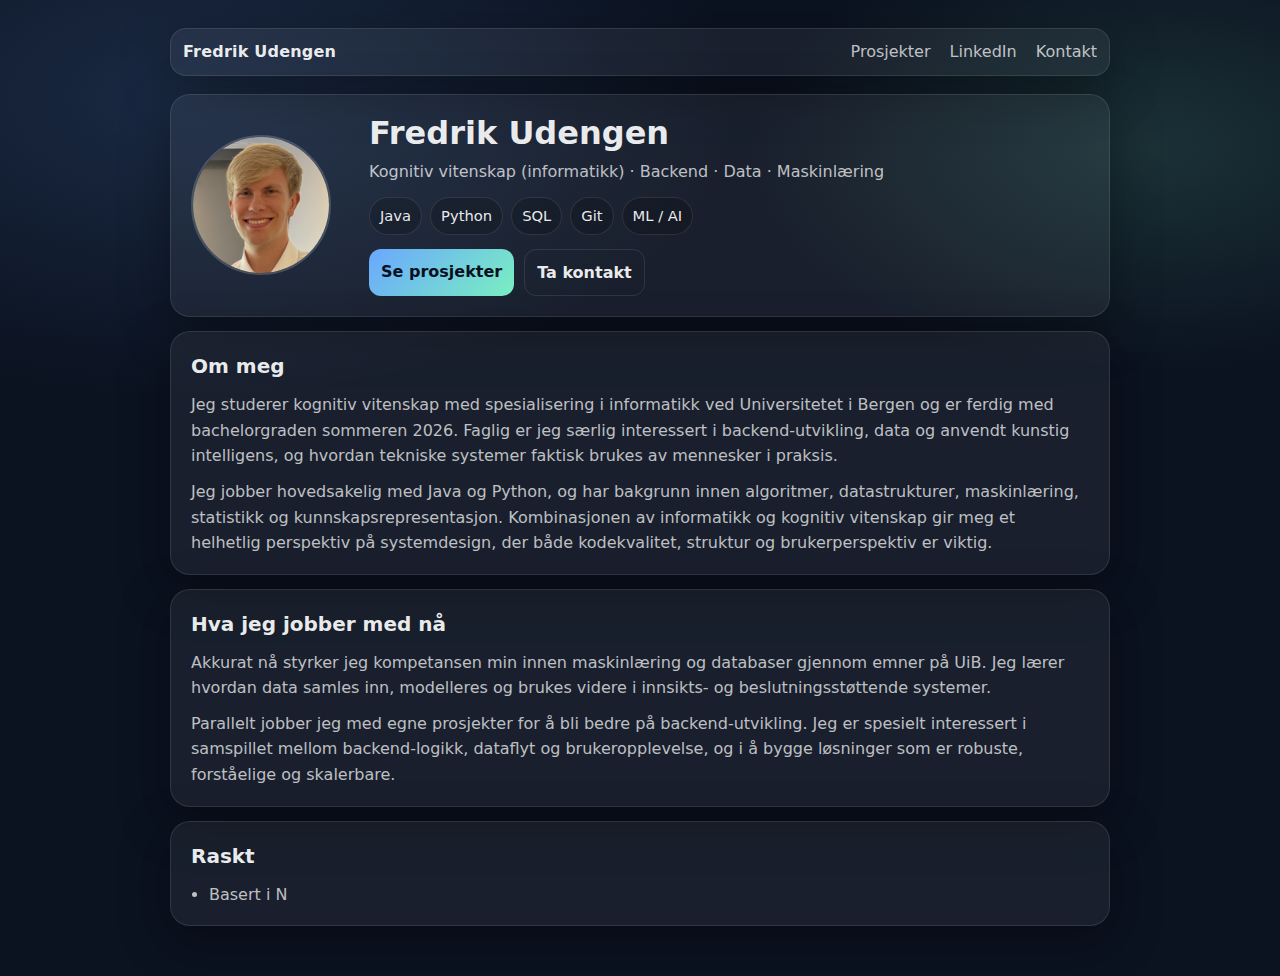
<file: index.html>
<!DOCTYPE html>
<html lang="no">
<head>
  <meta charset="UTF-8" />
  <meta name="viewport" content="width=device-width, initial-scale=1.0" />
  <title>Fredrik Udengen</title>
  <link rel="stylesheet" href="style.css" />
  <meta name="description" content="Fredrik Udengen – kognitiv vitenskap (informatikk), backend, data og maskinlæring." />
</head>
<body>
  <header class="site-header">
    <div class="topbar">
      <a class="brand" href="/">Fredrik Udengen</a>
      <nav class="nav">
        <a href="projects.html">Prosjekter</a>
        <a href="https://www.linkedin.com/in/fredrik-udengen-87272a143/" target="_blank" rel="noopener">LinkedIn</a>
        <a href="mailto:fredrikudengen@proton.me">Kontakt</a>
      </nav>
    </div>

    <section class="hero">
      <img
        class="avatar"
        src="img/fredrik.png"
        alt="Portrett av Fredrik Udengen"
        width="140"
        height="140"
        loading="lazy"
      />

      <div class="hero-text">
        <h1>Fredrik Udengen</h1>
        <p class="subtitle">Kognitiv vitenskap (informatikk) · Backend · Data · Maskinlæring</p>

        <div class="chips" aria-label="Teknologier">
          <span class="chip">Java</span>
          <span class="chip">Python</span>
          <span class="chip">SQL</span>
          <span class="chip">Git</span>
          <span class="chip">ML / AI</span>
        </div>

        <div class="cta">
          <a class="button" href="projects.html">Se prosjekter</a>
          <a class="button ghost" href="mailto:fredrikudengen@proton.me">Ta kontakt</a>
        </div>
      </div>
    </section>
  </header>

  <main class="content">
    <section class="card">
      <h2>Om meg</h2>
      <p>
        Jeg studerer kognitiv vitenskap med spesialisering i informatikk ved Universitetet i Bergen og
        er ferdig med bachelorgraden sommeren 2026. Faglig er jeg særlig interessert i backend-utvikling,
        data og anvendt kunstig intelligens, og hvordan tekniske systemer faktisk brukes av mennesker i praksis.
      </p>
      <p>
        Jeg jobber hovedsakelig med Java og Python, og har bakgrunn innen algoritmer, datastrukturer,
        maskinlæring, statistikk og kunnskapsrepresentasjon. Kombinasjonen av informatikk og kognitiv vitenskap
        gir meg et helhetlig perspektiv på systemdesign, der både kodekvalitet, struktur og brukerperspektiv er viktig.
      </p>
    </section>

    <section class="card">
      <h2>Hva jeg jobber med nå</h2>
      <p>
        Akkurat nå styrker jeg kompetansen min innen maskinlæring og databaser gjennom emner på UiB.
        Jeg lærer hvordan data samles inn, modelleres og brukes videre i innsikts- og beslutningsstøttende systemer.
      </p>
      <p>
        Parallelt jobber jeg med egne prosjekter for å bli bedre på backend-utvikling. Jeg er spesielt interessert i
        samspillet mellom backend-logikk, dataflyt og brukeropplevelse, og i å bygge løsninger som er robuste,
        forståelige og skalerbare.
      </p>
    </section>

    <section class="card">
      <h2>Raskt</h2>
      <ul class="bullets">
        <li>Basert i N
</file>
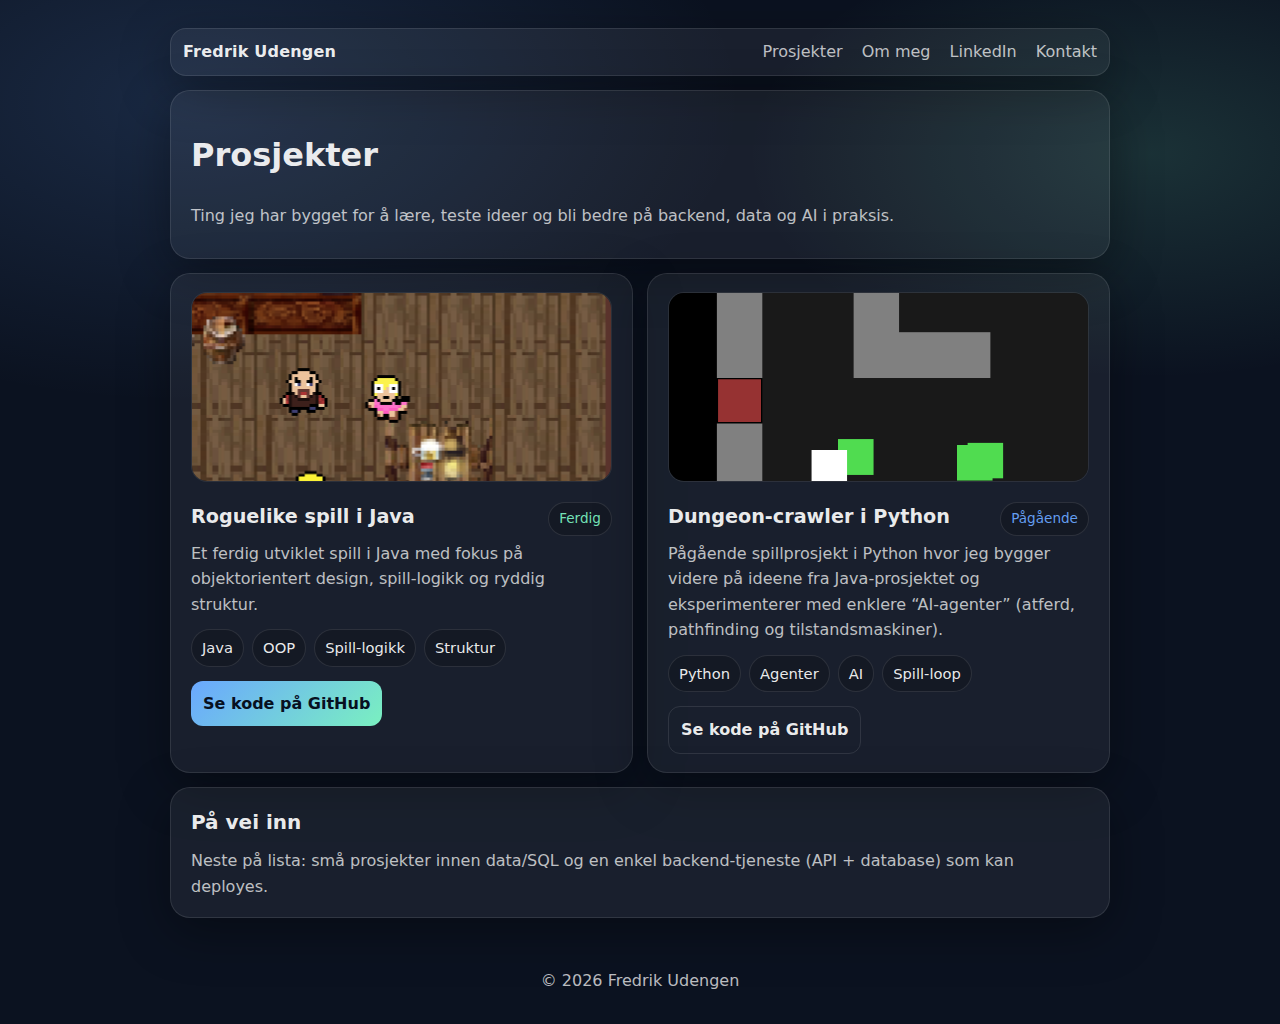
<file: projects.html>
<!DOCTYPE html>
<html lang="no">
<head>
  <meta charset="UTF-8" />
  <meta name="viewport" content="width=device-width, initial-scale=1.0" />
  <title>Prosjekter · Fredrik Udengen</title>
  <link rel="stylesheet" href="style.css" />
  <meta name="description" content="Prosjekter av Fredrik Udengen – Java, Python, backend, data og spill." />
</head>
<body>
  <header class="site-header">
    <div class="topbar">
      <a class="brand" href="index.html">Fredrik Udengen</a>
      <nav class="nav">
        <a href="projects.html">Prosjekter</a>
        <a href="index.html">Om meg</a>
        <a href="https://www.linkedin.com/in/fredrik-udengen-87272a143/" target="_blank" rel="noopener">LinkedIn</a>
        <a href="mailto:fredrikudengen@proton.me">Kontakt</a>
      </nav>
    </div>

    <section class="page-hero">
      <h1>Prosjekter</h1>
      <p class="subtitle">
        Ting jeg har bygget for å lære, teste ideer og bli bedre på backend, data og AI i praksis.
      </p>
    </section>
  </header>

  <main class="content">
    <section class="project-grid">
      <!-- Prosjekt 1 -->
      <article class="project-card">
        <img class="project-thumb" src="img/resten-ringer.png" alt="Skjermbilde fra Resten Ringer" loading="lazy">
        <div class="project-header">
          <h2>Roguelike spill i Java</h2>
          <span class="status done">Ferdig</span>
        </div>

        <p>
          Et ferdig utviklet spill i Java med fokus på objektorientert design, spill-logikk og ryddig struktur.
        </p>

        <div class="chips" aria-label="Teknologier">
          <span class="chip">Java</span>
          <span class="chip">OOP</span>
          <span class="chip">Spill-logikk</span>
          <span class="chip">Struktur</span>
        </div>

        <div class="project-actions">
          <a class="button" href="https://github.com/fredrikudengen/Resten-Ringer" target="_blank" rel="noopener">
            Se kode på GitHub
          </a>
        </div>
      </article>

      <!-- Prosjekt 2 -->
      <article class="project-card">
        <img class="project-thumb" src="img/placeholder.png" alt="Illustrasjon for pågående Python-prosjekt" loading="lazy">
        <div class="project-header">
          <h2>Dungeon-crawler i Python</h2>
          <span class="status wip">Pågående</span>
        </div>

        <p>
          Pågående spillprosjekt i Python hvor jeg bygger videre på ideene fra Java-prosjektet og eksperimenterer
          med enklere “AI-agenter” (atferd, pathfinding og tilstandsmaskiner).
        </p>

        <div class="chips" aria-label="Teknologier">
          <span class="chip">Python</span>
          <span class="chip">Agenter</span>
          <span class="chip">AI</span>
          <span class="chip">Spill-loop</span>
        </div>

        <div class="project-actions">
          <a class="button ghost" href="https://github.com/fredrikudengen/placeholder" target="_blank" rel="noopener">
            Se kode på GitHub
          </a>
        </div>
      </article>
    </section>

    <section class="card">
      <h2>På vei inn</h2>
      <p class="subtitle">
        Neste på lista: små prosjekter innen data/SQL og en enkel backend-tjeneste (API + database) som kan deployes.
      </p>
    </section>
  </main>

  <footer class="footer">
    <p>© <span id="year"></span> Fredrik Udengen</p>
  </footer>

  <script>
    document.getElementById("year").textContent = new Date().getFullYear();
  </script>
</body>
</html>
</file>
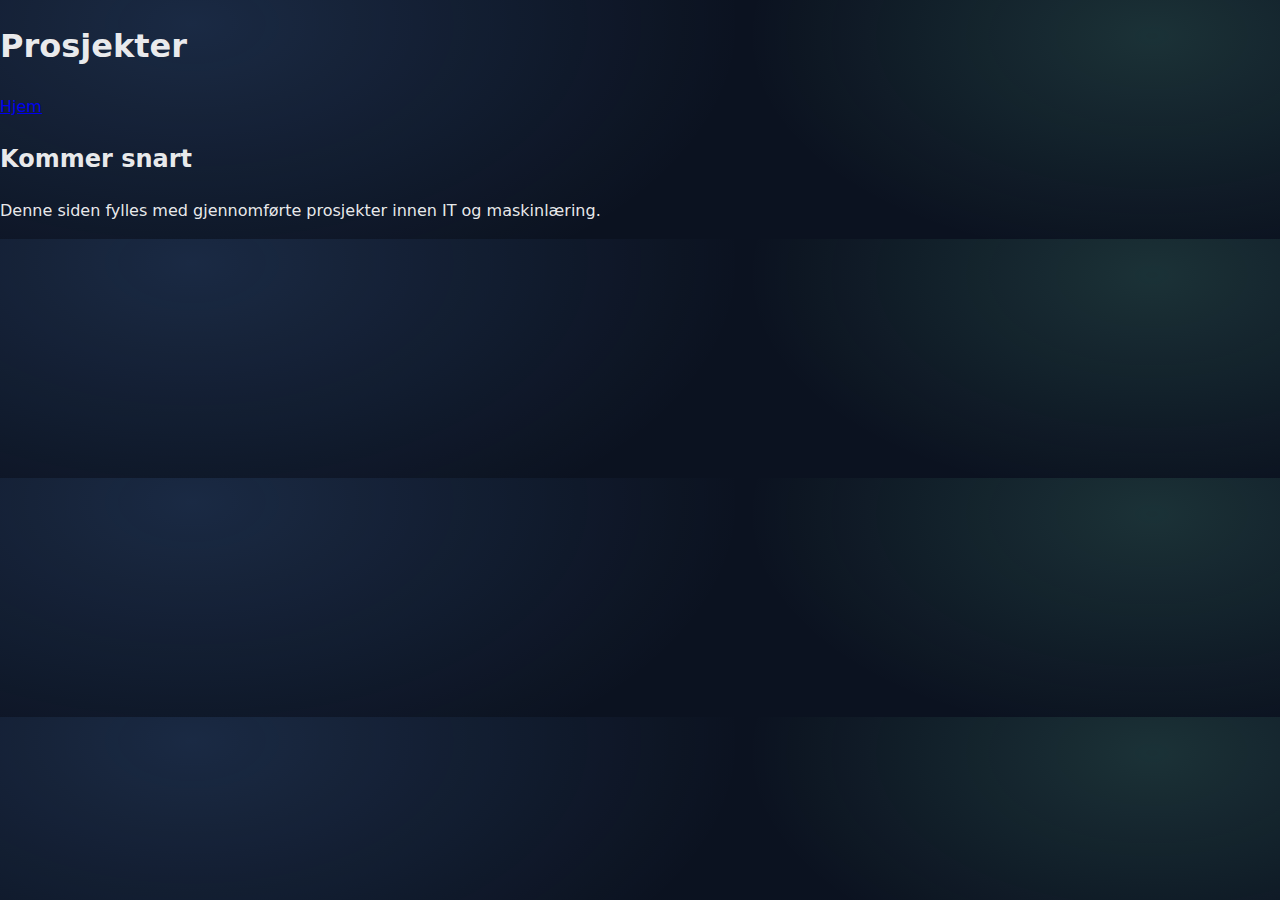
<file: projexts.html>
<!DOCTYPE html>
<html lang="no">
<head>
  <meta charset="UTF-8">
  <meta name="viewport" content="width=device-width, initial-scale=1.0">
  <title>Prosjekter</title>
  <link rel="stylesheet" href="style.css">
</head>
<body>

  <header>
    <h1>Prosjekter</h1>
    <nav>
      <a href="index.html">Hjem</a>
    </nav>
  </header>

  <main>
    <section>
      <h2>Kommer snart</h2>
      <p>
        Denne siden fylles med gjennomførte prosjekter innen IT og maskinlæring.
      </p>
    </section>
  </main>

</body>
</html>
</file>
<file: style.css>
:root {
  --bg: #0b1220;
  --panel: rgba(255, 255, 255, 0.06);
  --text: rgba(255, 255, 255, 0.92);
  --muted: rgba(255, 255, 255, 0.72);
  --line: rgba(255, 255, 255, 0.10);
  --accent: #6aa7ff;
  --accent2: #7af0c0;
  --shadow: 0 14px 50px rgba(0, 0, 0, 0.35);
}

* { box-sizing: border-box; }

body {
  margin: 0;
  font-family: system-ui, -apple-system, BlinkMacSystemFont, sans-serif;
  line-height: 1.6;
  color: var(--text);
  background:
    radial-gradient(1100px 600px at 15% 10%, rgba(106, 167, 255, 0.16), transparent 50%),
    radial-gradient(900px 500px at 90% 15%, rgba(122, 240, 192, 0.14), transparent 45%),
    var(--bg);
}

.site-header {
  max-width: 980px;
  margin: 28px auto 10px;
  padding: 0 20px;
}

.topbar {
  display: flex;
  align-items: center;
  justify-content: space-between;
  gap: 16px;
  padding: 10px 12px;
  border: 1px solid var(--line);
  border-radius: 16px;
  background: var(--panel);
  box-shadow: var(--shadow);
}

.brand {
  color: var(--text);
  text-decoration: none;
  font-weight: 650;
  letter-spacing: 0.2px;
}

.nav a {
  color: var(--muted);
  text-decoration: none;
  margin-left: 14px;
}
.nav a:hover { color: var(--text); }

.hero {
  margin-top: 18px;
  display: grid;
  grid-template-columns: 160px 1fr;
  gap: 18px;
  align-items: center;
  padding: 20px;
  border: 1px solid var(--line);
  border-radius: 20px;
  background: var(--panel);
  box-shadow: var(--shadow);
}

.avatar {
  width: 140px;
  height: 140px;
  border-radius: 999px;
  object-fit: cover;
  border: 2px solid rgba(255,255,255,0.18);
}

.hero-text h1 {
  margin: 0;
  font-size: 2rem;
  line-height: 1.15;
}

.subtitle {
  margin: 8px 0 12px;
  color: var(--muted);
}

.chips {
  display: flex;
  flex-wrap: wrap;
  gap: 8px;
  margin: 12px 0 14px;
}

.chip {
  font-size: 0.92rem;
  padding: 6px 10px;
  border-radius: 999px;
  border: 1px solid var(--line);
  background: rgba(0, 0, 0, 0.18);
  color: var(--text);
}

.cta {
  display: flex;
  gap: 10px;
  flex-wrap: wrap;
}

.button {
  display: inline-block;
  padding: 10px 12px;
  border-radius: 12px;
  text-decoration: none;
  color: #07101f;
  background: linear-gradient(135deg, var(--accent), var(--accent2));
  font-weight: 650;
}

.button.ghost {
  background: transparent;
  color: var(--text);
  border: 1px solid var(--line);
}

.button.ghost:hover {
  border-color: rgba(255,255,255,0.22);
}

.content {
  max-width: 980px;
  margin: 14px auto 50px;
  padding: 0 20px;
  display: grid;
  gap: 14px;
}

.card {
  padding: 18px 20px;
  border: 1px solid var(--line);
  border-radius: 20px;
  background: var(--panel);
  box-shadow: var(--shadow);
}

.card h2 {
  margin: 0 0 10px;
  font-size: 1.25rem;
}

.card p { color: var(--muted); margin: 0 0 10px; }
.card p:last-child { margin-bottom: 0; }

.bullets {
  margin: 0;
  padding-left: 18px;
  color: var(--muted);
}

.footer {
  max-width: 980px;
  margin: 0 auto 30px;
  padding: 0 20px;
  color: var(--muted);
  text-align: center;
}

/* Mobil */
@media (max-width: 720px) {
  .hero {
    grid-template-columns: 1fr;
    text-align: left;
  }
  .avatar {
    width: 110px;
    height: 110px;
  }
  .nav a { margin-left: 10px; }
}

.page-hero {
  margin-top: 14px;
  padding: 18px 20px;
  border: 1px solid var(--line);
  border-radius: 20px;
  background: var(--panel);
  box-shadow: var(--shadow);
}

.project-grid {
  display: grid;
  grid-template-columns: repeat(2, minmax(0, 1fr));
  gap: 14px;
}

.project-card {
  padding: 18px 20px;
  border: 1px solid var(--line);
  border-radius: 20px;
  background: var(--panel);
  box-shadow: var(--shadow);
}

.project-header {
  display: flex;
  align-items: baseline;
  justify-content: space-between;
  gap: 12px;
}

.project-card h2 {
  margin: 0 0 8px;
  font-size: 1.2rem;
}

.project-card p {
  margin: 0 0 12px;
  color: var(--muted);
}

.project-actions {
  margin-top: 12px;
  display: flex;
  gap: 10px;
  flex-wrap: wrap;
}

.status {
  font-size: 0.85rem;
  padding: 5px 10px;
  border-radius: 999px;
  border: 1px solid var(--line);
  background: rgba(0, 0, 0, 0.18);
  color: var(--muted);
}

.status.done { color: rgba(122, 240, 192, 0.95); }
.status.wip  { color: rgba(106, 167, 255, 0.95); }

@media (max-width: 720px) {
  .project-grid {
    grid-template-columns: 1fr;
  }
}

.project-thumb {
  width: 100%;
  height: 190px;
  object-fit: cover;
  border-radius: 16px;
  border: 1px solid var(--line);
  background: rgba(0,0,0,0.18);
  margin-bottom: 12px;
}
</file>
